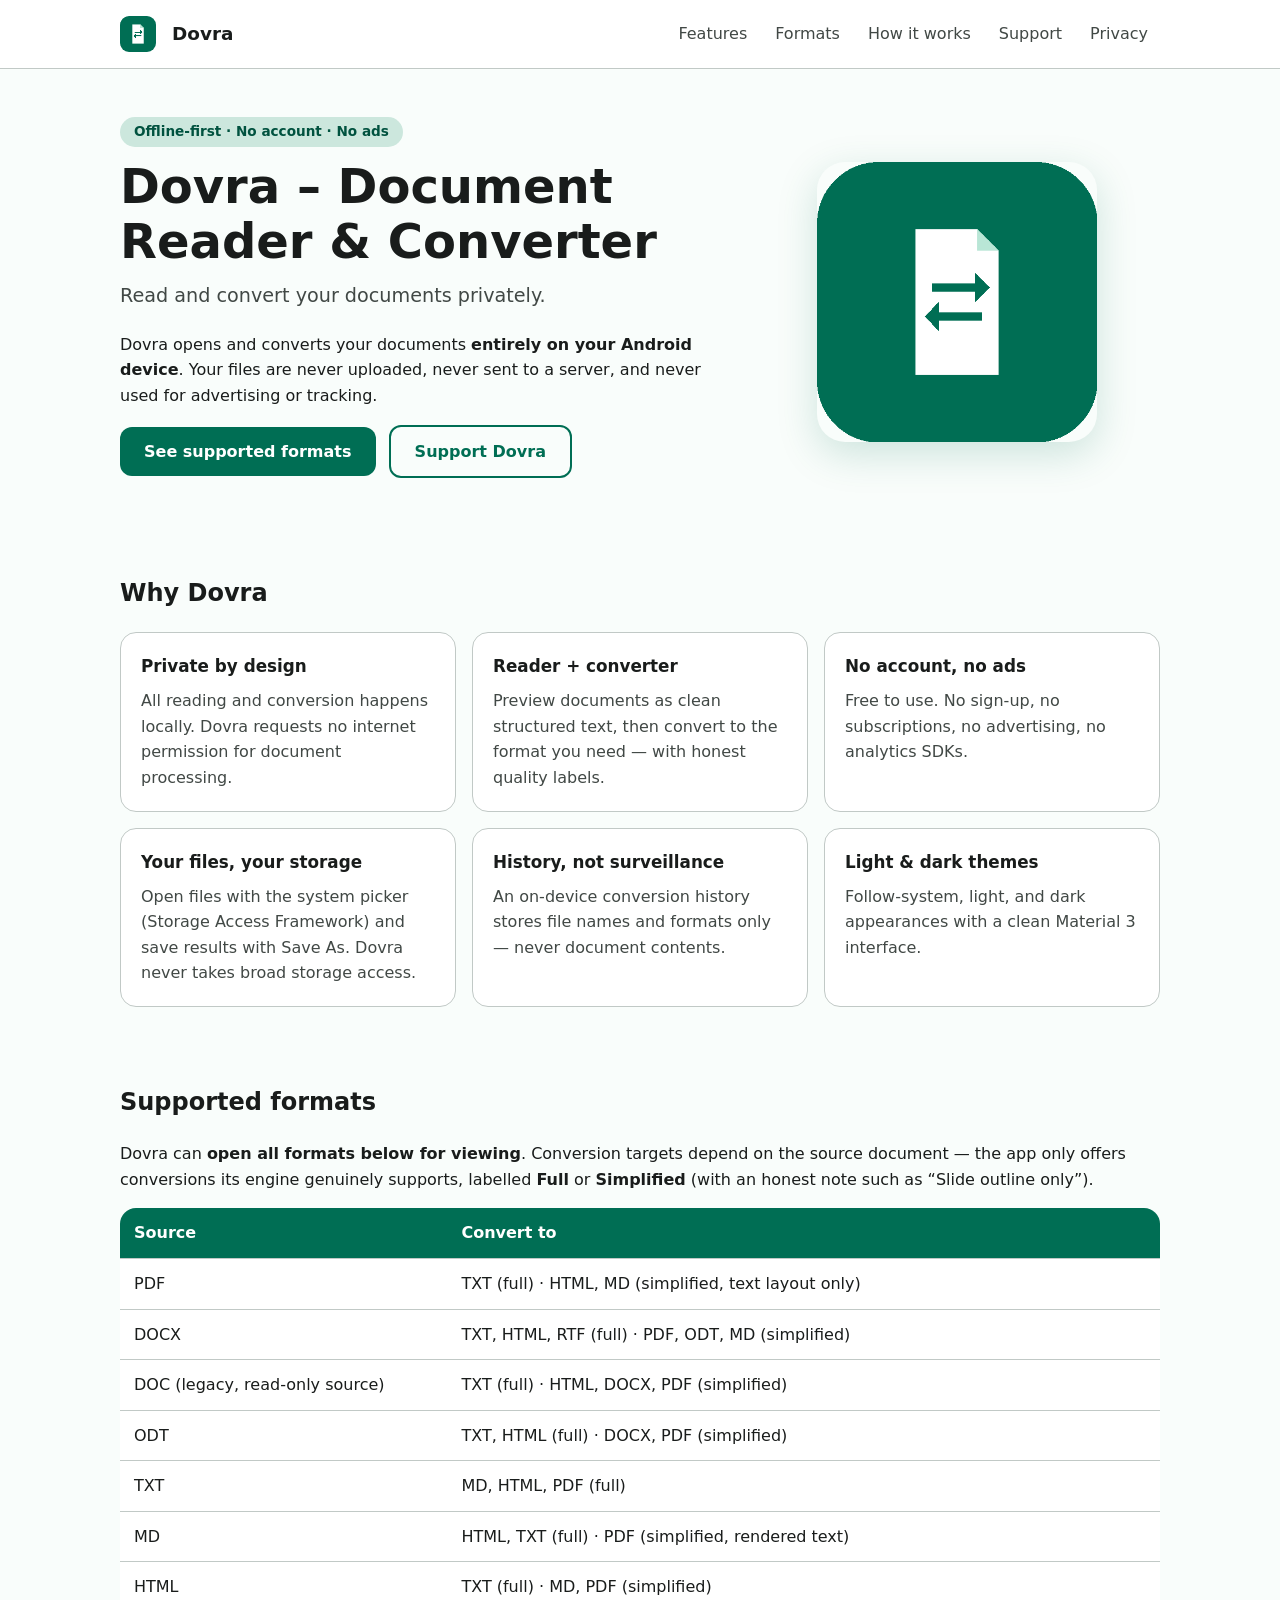
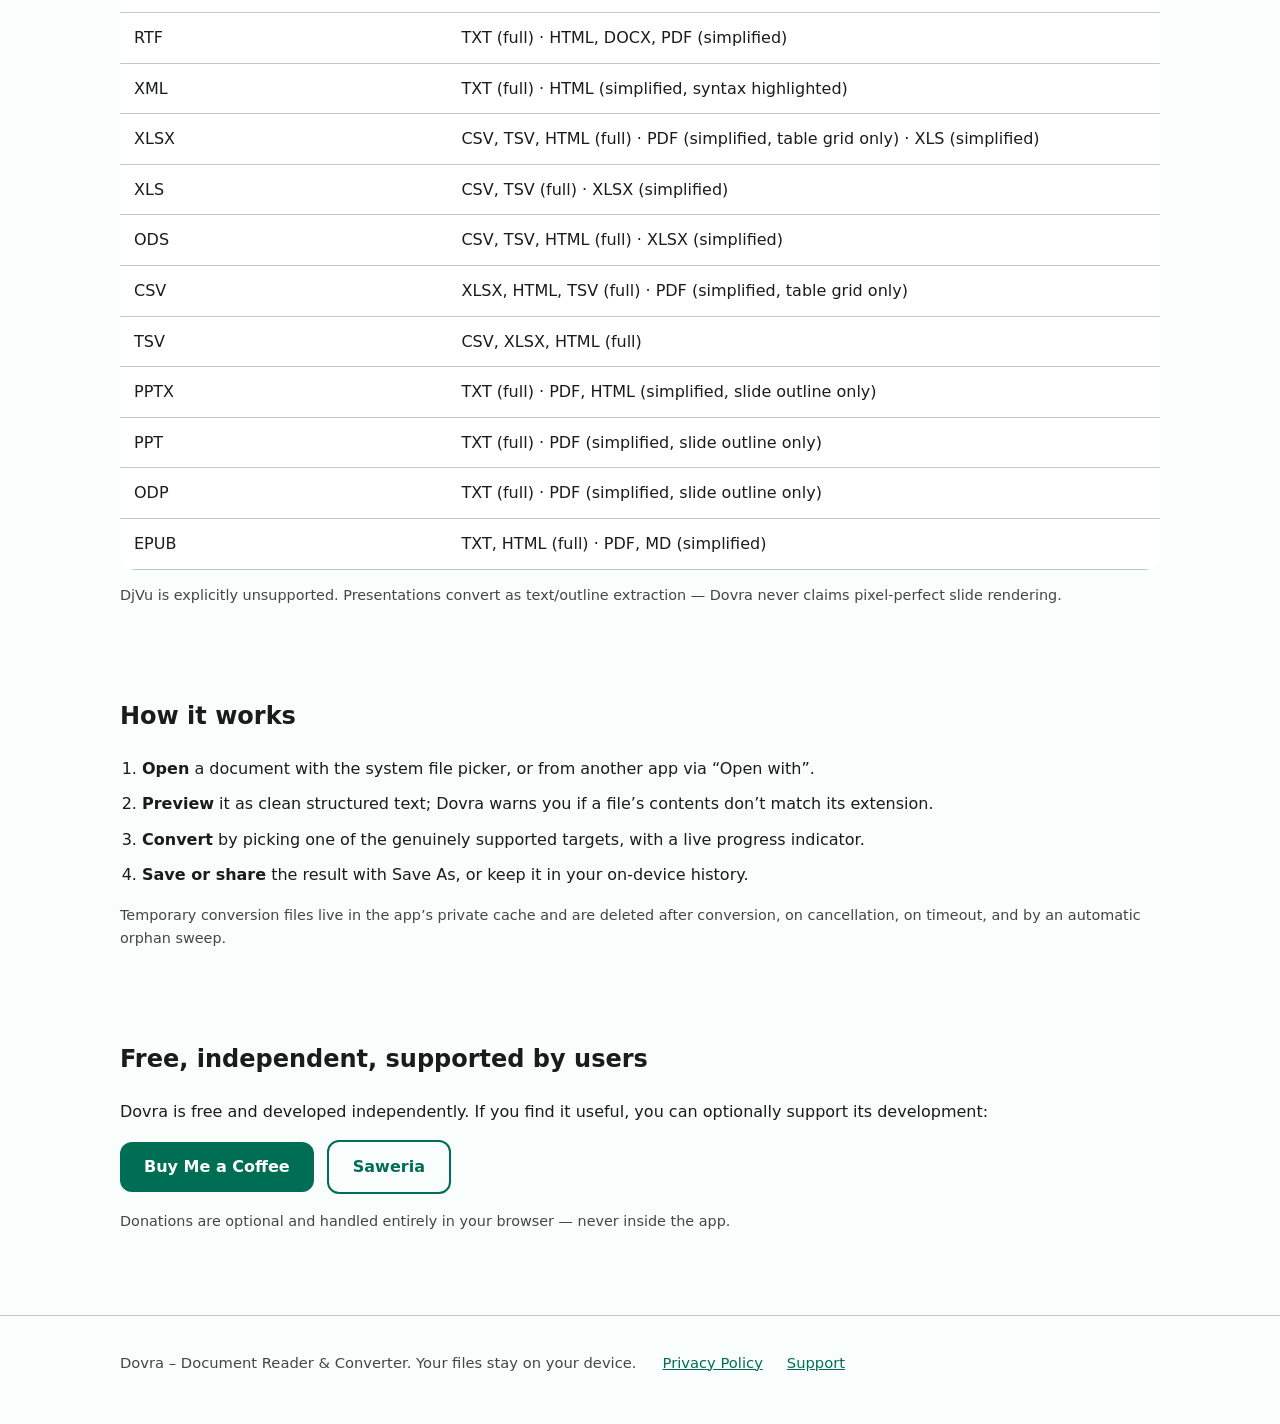
<file: website/index.html>
<!DOCTYPE html>
<html lang="en">
<head>
<meta charset="utf-8">
<meta name="viewport" content="width=device-width, initial-scale=1">
<title>Dovra – Document Reader &amp; Converter | Read and convert your documents privately</title>
<meta name="description" content="Dovra is a private, offline-first Android document reader and converter. Open and convert TXT, DOCX, PDF, spreadsheets, presentations and more — fully on your device, no account, no ads, no tracking.">
<meta property="og:title" content="Dovra – Document Reader & Converter">
<meta property="og:description" content="Read and convert your documents privately. Fully offline document processing on your Android device.">
<meta property="og:type" content="website">
<meta property="og:image" content="assets/dovra-og.png">
<link rel="icon" type="image/png" href="assets/favicon.png">
<link rel="stylesheet" href="styles/main.css">
</head>
<body>
<a class="skip" href="#main">Skip to content</a>
<header class="site">
  <div class="nav">
    <img class="logo" src="assets/favicon.png" alt="Dovra logo" width="36" height="36">
    <a class="brand" href="./">Dovra</a>
    <nav aria-label="Primary">
      <a href="#features">Features</a>
      <a href="#formats">Formats</a>
      <a href="#how">How it works</a>
      <a href="support/">Support</a>
      <a href="privacy/">Privacy</a>
    </nav>
  </div>
</header>
<main id="main">
  <div class="hero">
    <div>
      <span class="badge">Offline-first · No account · No ads</span>
      <h1>Dovra – Document Reader &amp; Converter</h1>
      <p class="tag">Read and convert your documents privately.</p>
      <p>Dovra opens and converts your documents <strong>entirely on your Android device</strong>. Your files are never uploaded, never sent to a server, and never used for advertising or tracking.</p>
      <p>
        <a class="btn" href="#formats">See supported formats</a>
        <a class="btn ghost" href="support/">Support Dovra</a>
      </p>
    </div>
    <div class="hero-art">
      <img src="assets/dovra-icon-512.png" alt="Dovra app icon: a document with conversion arrows" width="280" height="280">
    </div>
  </div>

  <section class="block" id="features" aria-labelledby="features-h">
    <h2 id="features-h">Why Dovra</h2>
    <div class="cards">
      <div class="card"><h3>Private by design</h3><p>All reading and conversion happens locally. Dovra requests no internet permission for document processing.</p></div>
      <div class="card"><h3>Reader + converter</h3><p>Preview documents as clean structured text, then convert to the format you need — with honest quality labels.</p></div>
      <div class="card"><h3>No account, no ads</h3><p>Free to use. No sign-up, no subscriptions, no advertising, no analytics SDKs.</p></div>
      <div class="card"><h3>Your files, your storage</h3><p>Open files with the system picker (Storage Access Framework) and save results with Save As. Dovra never takes broad storage access.</p></div>
      <div class="card"><h3>History, not surveillance</h3><p>An on-device conversion history stores file names and formats only — never document contents.</p></div>
      <div class="card"><h3>Light &amp; dark themes</h3><p>Follow-system, light, and dark appearances with a clean Material 3 interface.</p></div>
    </div>
  </section>

  <section class="block" id="formats" aria-labelledby="formats-h">
    <h2 id="formats-h">Supported formats</h2>
    <p>Dovra can <strong>open all formats below for viewing</strong>. Conversion targets depend on the source document — the app only offers conversions its engine genuinely supports, labelled <strong>Full</strong> or <strong>Simplified</strong> (with an honest note such as “Slide outline only”).</p>
    <table class="formats">
      <thead><tr><th scope="col">Source</th><th scope="col">Convert to</th></tr></thead>
      <tbody>
        <tr><td>PDF</td><td>TXT (full) · HTML, MD (simplified, text layout only)</td></tr>
        <tr><td>DOCX</td><td>TXT, HTML, RTF (full) · PDF, ODT, MD (simplified)</td></tr>
        <tr><td>DOC (legacy, read-only source)</td><td>TXT (full) · HTML, DOCX, PDF (simplified)</td></tr>
        <tr><td>ODT</td><td>TXT, HTML (full) · DOCX, PDF (simplified)</td></tr>
        <tr><td>TXT</td><td>MD, HTML, PDF (full)</td></tr>
        <tr><td>MD</td><td>HTML, TXT (full) · PDF (simplified, rendered text)</td></tr>
        <tr><td>HTML</td><td>TXT (full) · MD, PDF (simplified)</td></tr>
        <tr><td>RTF</td><td>TXT (full) · HTML, DOCX, PDF (simplified)</td></tr>
        <tr><td>XML</td><td>TXT (full) · HTML (simplified, syntax highlighted)</td></tr>
        <tr><td>XLSX</td><td>CSV, TSV, HTML (full) · PDF (simplified, table grid only) · XLS (simplified)</td></tr>
        <tr><td>XLS</td><td>CSV, TSV (full) · XLSX (simplified)</td></tr>
        <tr><td>ODS</td><td>CSV, TSV, HTML (full) · XLSX (simplified)</td></tr>
        <tr><td>CSV</td><td>XLSX, HTML, TSV (full) · PDF (simplified, table grid only)</td></tr>
        <tr><td>TSV</td><td>CSV, XLSX, HTML (full)</td></tr>
        <tr><td>PPTX</td><td>TXT (full) · PDF, HTML (simplified, slide outline only)</td></tr>
        <tr><td>PPT</td><td>TXT (full) · PDF (simplified, slide outline only)</td></tr>
        <tr><td>ODP</td><td>TXT (full) · PDF (simplified, slide outline only)</td></tr>
        <tr><td>EPUB</td><td>TXT, HTML (full) · PDF, MD (simplified)</td></tr>
      </tbody>
    </table>
    <p class="note">DjVu is explicitly unsupported. Presentations convert as text/outline extraction — Dovra never claims pixel-perfect slide rendering.</p>
  </section>

  <section class="block" id="how" aria-labelledby="how-h">
    <h2 id="how-h">How it works</h2>
    <ol class="steps">
      <li><strong>Open</strong> a document with the system file picker, or from another app via “Open with”.</li>
      <li><strong>Preview</strong> it as clean structured text; Dovra warns you if a file’s contents don’t match its extension.</li>
      <li><strong>Convert</strong> by picking one of the genuinely supported targets, with a live progress indicator.</li>
      <li><strong>Save or share</strong> the result with Save As, or keep it in your on-device history.</li>
    </ol>
    <p class="note">Temporary conversion files live in the app’s private cache and are deleted after conversion, on cancellation, on timeout, and by an automatic orphan sweep.</p>
  </section>

  <section class="block" id="support-cta" aria-labelledby="support-h">
    <h2 id="support-h">Free, independent, supported by users</h2>
    <p>Dovra is free and developed independently. If you find it useful, you can optionally support its development:</p>
    <p>
      <a class="btn" href="https://buymeacoffee.com/riaksupport" rel="noopener">Buy Me a Coffee</a>
      <a class="btn ghost" href="https://saweria.co/riaksupport" rel="noopener">Saweria</a>
    </p>
    <p class="note">Donations are optional and handled entirely in your browser — never inside the app.</p>
  </section>
</main>
<footer class="site">
  <div class="wrap">
    <span>Dovra – Document Reader &amp; Converter. Your files stay on your device.</span>
    <nav aria-label="Footer">
      <a href="privacy/">Privacy Policy</a>
      <a href="support/">Support</a>
    </nav>
  </div>
</footer>
</body>
</html>
</file>
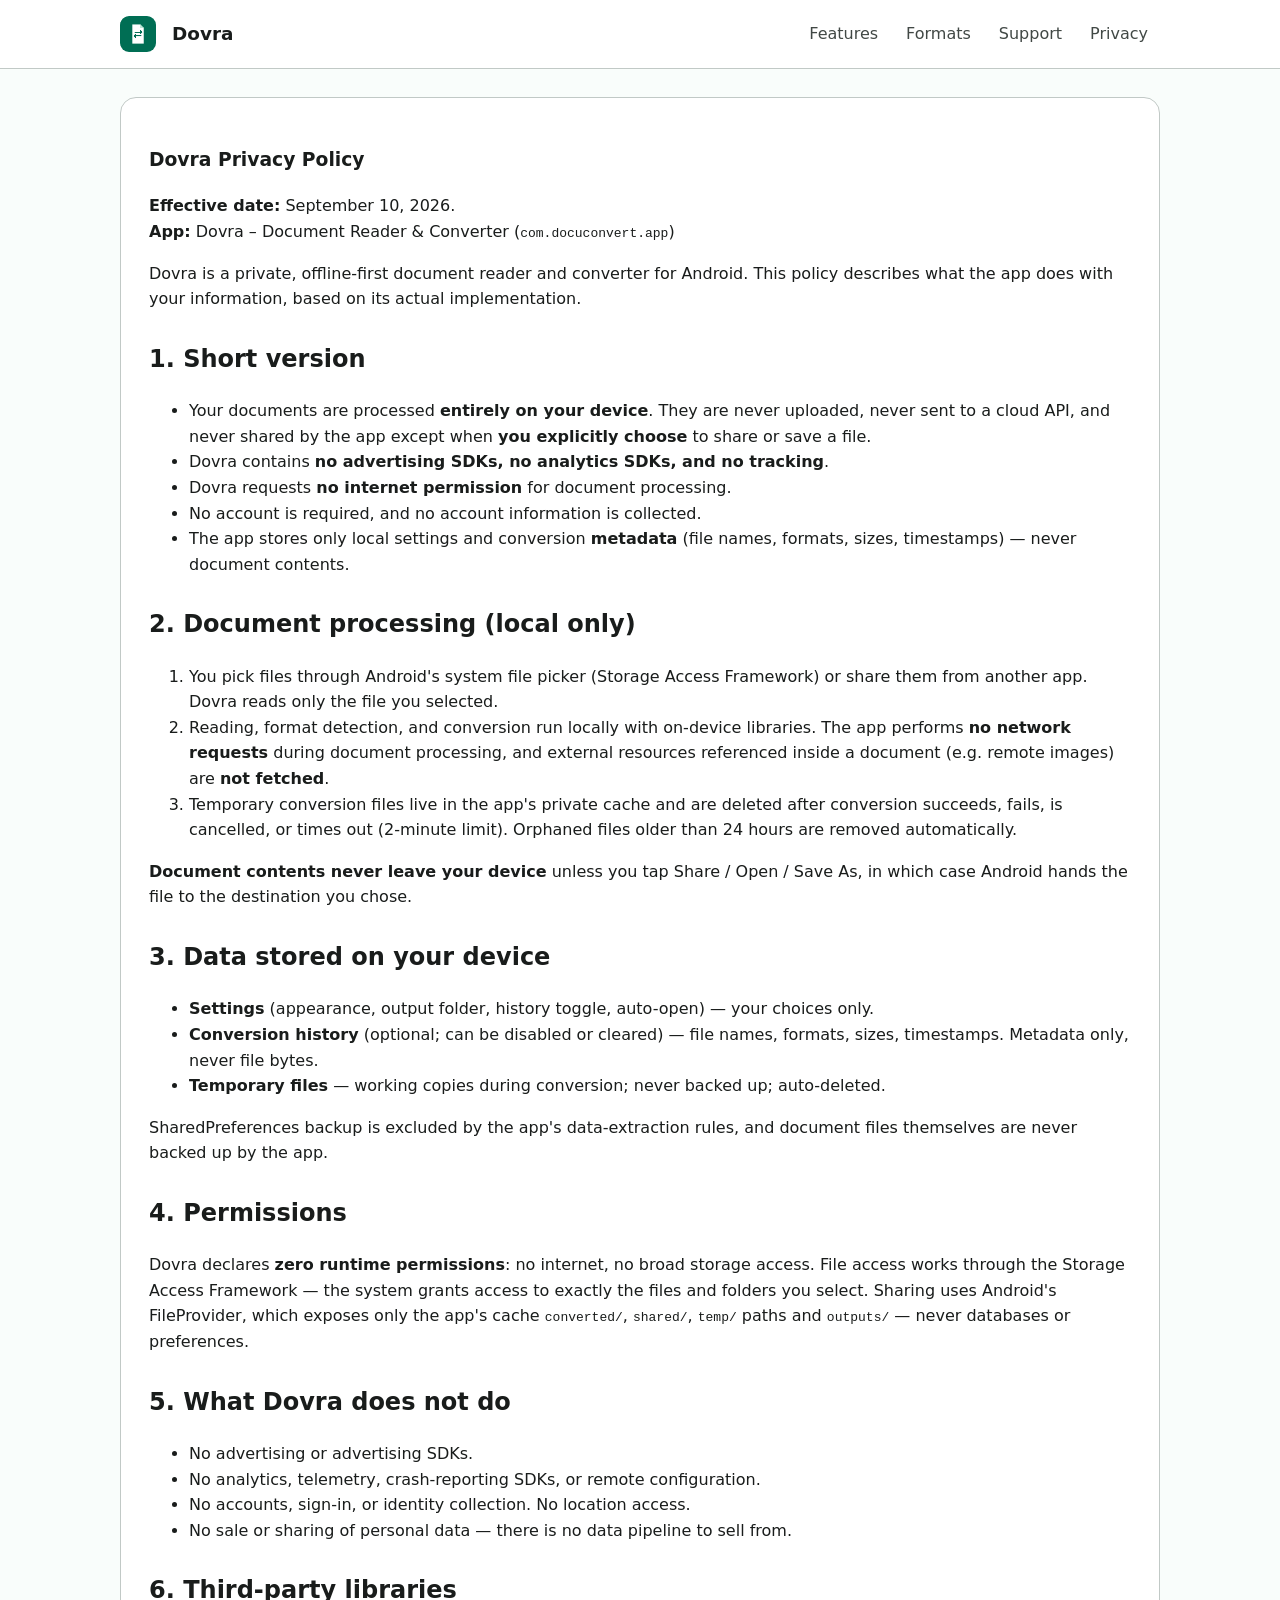
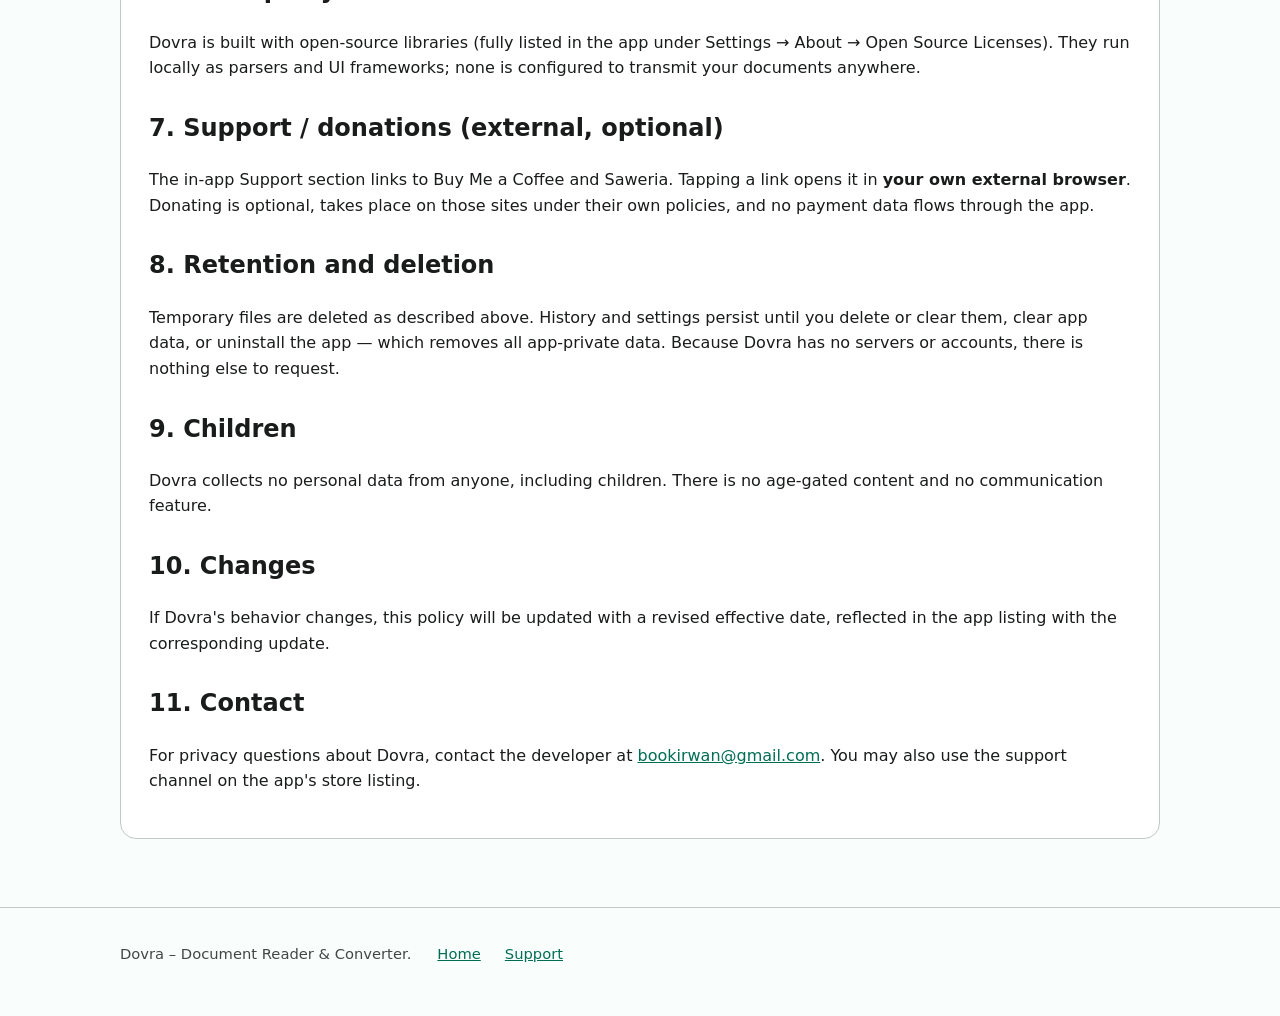
<file: website/privacy/index.html>
<!DOCTYPE html>
<html lang="en">
<head>
<meta charset="utf-8">
<meta name="viewport" content="width=device-width, initial-scale=1">
<title>Privacy Policy – Dovra</title>
<meta name="description" content="Dovra privacy policy: your documents are processed entirely on your device. No uploads, no analytics, no ads, no tracking.">
<meta property="og:title" content="Privacy Policy – Dovra">
<meta property="og:description" content="Your documents stay on your device. Read how Dovra handles (and doesn't handle) your data.">
<meta property="og:type" content="website">
<meta property="og:image" content="../assets/dovra-og.png">
<link rel="icon" type="image/png" href="../assets/favicon.png">
<link rel="stylesheet" href="../styles/main.css">
</head>
<body>
<a class="skip" href="#main">Skip to content</a>
<header class="site">
  <div class="nav">
    <img class="logo" src="../assets/favicon.png" alt="Dovra logo" width="36" height="36">
    <a class="brand" href="../">Dovra</a>
    <nav aria-label="Primary">
      <a href="../#features">Features</a>
      <a href="../#formats">Formats</a>
      <a href="../support/">Support</a>
      <a href="./">Privacy</a>
    </nav>
  </div>
</header>
<main id="main">
  <section class="block">
    <article class="policy" aria-labelledby="pp-h">
      <h1 id="pp-h">Dovra Privacy Policy</h1>
      <p><strong>Effective date:</strong> September 10, 2026.<br>
      <strong>App:</strong> Dovra – Document Reader &amp; Converter (<code>com.docuconvert.app</code>)</p>
      <p>Dovra is a private, offline-first document reader and converter for Android. This policy describes what the app does with your information, based on its actual implementation.</p>

      <h2>1. Short version</h2>
      <ul>
        <li>Your documents are processed <strong>entirely on your device</strong>. They are never uploaded, never sent to a cloud API, and never shared by the app except when <strong>you explicitly choose</strong> to share or save a file.</li>
        <li>Dovra contains <strong>no advertising SDKs, no analytics SDKs, and no tracking</strong>.</li>
        <li>Dovra requests <strong>no internet permission</strong> for document processing.</li>
        <li>No account is required, and no account information is collected.</li>
        <li>The app stores only local settings and conversion <strong>metadata</strong> (file names, formats, sizes, timestamps) — never document contents.</li>
      </ul>

      <h2>2. Document processing (local only)</h2>
      <ol>
        <li>You pick files through Android's system file picker (Storage Access Framework) or share them from another app. Dovra reads only the file you selected.</li>
        <li>Reading, format detection, and conversion run locally with on-device libraries. The app performs <strong>no network requests</strong> during document processing, and external resources referenced inside a document (e.g. remote images) are <strong>not fetched</strong>.</li>
        <li>Temporary conversion files live in the app's private cache and are deleted after conversion succeeds, fails, is cancelled, or times out (2-minute limit). Orphaned files older than 24 hours are removed automatically.</li>
      </ol>
      <p><strong>Document contents never leave your device</strong> unless you tap Share / Open / Save As, in which case Android hands the file to the destination you chose.</p>

      <h2>3. Data stored on your device</h2>
      <ul>
        <li><strong>Settings</strong> (appearance, output folder, history toggle, auto-open) — your choices only.</li>
        <li><strong>Conversion history</strong> (optional; can be disabled or cleared) — file names, formats, sizes, timestamps. Metadata only, never file bytes.</li>
        <li><strong>Temporary files</strong> — working copies during conversion; never backed up; auto-deleted.</li>
      </ul>
      <p>SharedPreferences backup is excluded by the app's data-extraction rules, and document files themselves are never backed up by the app.</p>

      <h2>4. Permissions</h2>
      <p>Dovra declares <strong>zero runtime permissions</strong>: no internet, no broad storage access. File access works through the Storage Access Framework — the system grants access to exactly the files and folders you select. Sharing uses Android's FileProvider, which exposes only the app's cache <code>converted/</code>, <code>shared/</code>, <code>temp/</code> paths and <code>outputs/</code> — never databases or preferences.</p>

      <h2>5. What Dovra does not do</h2>
      <ul>
        <li>No advertising or advertising SDKs.</li>
        <li>No analytics, telemetry, crash-reporting SDKs, or remote configuration.</li>
        <li>No accounts, sign-in, or identity collection. No location access.</li>
        <li>No sale or sharing of personal data — there is no data pipeline to sell from.</li>
      </ul>

      <h2>6. Third-party libraries</h2>
      <p>Dovra is built with open-source libraries (fully listed in the app under Settings → About → Open Source Licenses). They run locally as parsers and UI frameworks; none is configured to transmit your documents anywhere.</p>

      <h2>7. Support / donations (external, optional)</h2>
      <p>The in-app Support section links to Buy Me a Coffee and Saweria. Tapping a link opens it in <strong>your own external browser</strong>. Donating is optional, takes place on those sites under their own policies, and no payment data flows through the app.</p>

      <h2>8. Retention and deletion</h2>
      <p>Temporary files are deleted as described above. History and settings persist until you delete or clear them, clear app data, or uninstall the app — which removes all app-private data. Because Dovra has no servers or accounts, there is nothing else to request.</p>

      <h2>9. Children</h2>
      <p>Dovra collects no personal data from anyone, including children. There is no age-gated content and no communication feature.</p>

      <h2>10. Changes</h2>
      <p>If Dovra's behavior changes, this policy will be updated with a revised effective date, reflected in the app listing with the corresponding update.</p>

      <h2>11. Contact</h2>
      <p>For privacy questions about Dovra, contact the developer at <a href="mailto:bookirwan@gmail.com">bookirwan@gmail.com</a>. You may also use the support channel on the app's store listing.</p>
    </article>
  </section>
</main>
<footer class="site">
  <div class="wrap">
    <span>Dovra – Document Reader &amp; Converter.</span>
    <nav aria-label="Footer">
      <a href="../">Home</a>
      <a href="../support/">Support</a>
    </nav>
  </div>
</footer>
</body>
</html>
</file>
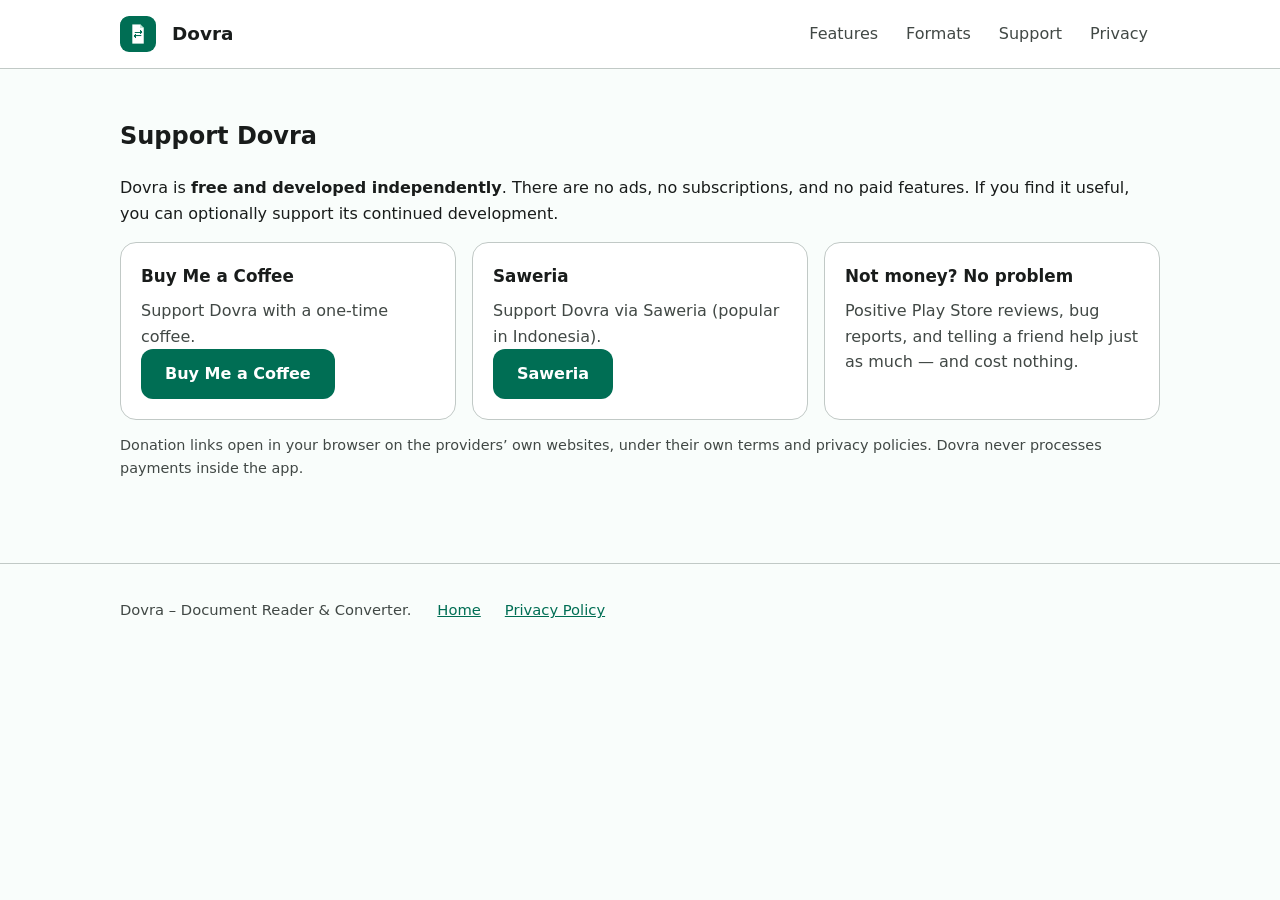
<file: website/support/index.html>
<!DOCTYPE html>
<html lang="en">
<head>
<meta charset="utf-8">
<meta name="viewport" content="width=device-width, initial-scale=1">
<title>Support Dovra – Document Reader &amp; Converter</title>
<meta name="description" content="Support Dovra, a free independent offline-first document reader and converter. Optional donations via Buy Me a Coffee or Saweria.">
<meta property="og:title" content="Support Dovra">
<meta property="og:description" content="Dovra is free and developed independently. Optional donations help support its development.">
<meta property="og:type" content="website">
<meta property="og:image" content="../assets/dovra-og.png">
<link rel="icon" type="image/png" href="../assets/favicon.png">
<link rel="stylesheet" href="../styles/main.css">
</head>
<body>
<a class="skip" href="#main">Skip to content</a>
<header class="site">
  <div class="nav">
    <img class="logo" src="../assets/favicon.png" alt="Dovra logo" width="36" height="36">
    <a class="brand" href="../">Dovra</a>
    <nav aria-label="Primary">
      <a href="../#features">Features</a>
      <a href="../#formats">Formats</a>
      <a href="./">Support</a>
      <a href="../privacy/">Privacy</a>
    </nav>
  </div>
</header>
<main id="main">
  <section class="block">
    <h1>Support Dovra</h1>
    <p>Dovra is <strong>free and developed independently</strong>. There are no ads, no subscriptions, and no paid features. If you find it useful, you can optionally support its continued development.</p>
    <div class="cards">
      <div class="card">
        <h3>Buy Me a Coffee</h3>
        <p>Support Dovra with a one-time coffee.</p>
        <p><a class="btn" href="https://buymeacoffee.com/riaksupport" rel="noopener">Buy Me a Coffee</a></p>
      </div>
      <div class="card">
        <h3>Saweria</h3>
        <p>Support Dovra via Saweria (popular in Indonesia).</p>
        <p><a class="btn" href="https://saweria.co/riaksupport" rel="noopener">Saweria</a></p>
      </div>
      <div class="card">
        <h3>Not money? No problem</h3>
        <p>Positive Play Store reviews, bug reports, and telling a friend help just as much — and cost nothing.</p>
      </div>
    </div>
    <p class="note">Donation links open in your browser on the providers’ own websites, under their own terms and privacy policies. Dovra never processes payments inside the app.</p>
  </section>
</main>
<footer class="site">
  <div class="wrap">
    <span>Dovra – Document Reader &amp; Converter.</span>
    <nav aria-label="Footer">
      <a href="../">Home</a>
      <a href="../privacy/">Privacy Policy</a>
    </nav>
  </div>
</footer>
</body>
</html>
</file>
<file: website/styles/main.css>
:root {
  --green: #006e54;
  --green-dark: #00523f;
  --green-soft: #cce7dd;
  --bg: #f9fdfb;
  --surface: #ffffff;
  --ink: #191c1b;
  --ink-soft: #414845;
  --line: #c1c9c6;
  --radius: 16px;
  --max: 1080px;
}
* { box-sizing: border-box; }
html { scroll-behavior: smooth; }
body {
  margin: 0;
  font-family: system-ui, -apple-system, "Segoe UI", Roboto, sans-serif;
  background: var(--bg);
  color: var(--ink);
  line-height: 1.6;
}
a { color: var(--green); }
.wrap { max-width: var(--max); margin: 0 auto; padding: 0 20px; }
header.site {
  background: var(--surface);
  border-bottom: 1px solid var(--line);
  position: sticky; top: 0; z-index: 10;
}
.nav { display: flex; align-items: center; gap: 16px; padding: 12px 20px; max-width: var(--max); margin: 0 auto; }
.nav img.logo { width: 36px; height: 36px; border-radius: 9px; }
.nav .brand { font-weight: 700; font-size: 1.15rem; color: var(--ink); text-decoration: none; }
.nav nav { margin-left: auto; display: flex; gap: 4px; flex-wrap: wrap; }
.nav nav a { text-decoration: none; color: var(--ink-soft); padding: 8px 12px; border-radius: 8px; min-height: 44px; display: inline-flex; align-items: center; }
.nav nav a:hover, .nav nav a:focus-visible { background: var(--green-soft); color: var(--ink); }
.hero { display: grid; grid-template-columns: 1fr; gap: 24px; padding: 48px 20px 32px; max-width: var(--max); margin: 0 auto; }
@media (min-width: 820px) { .hero { grid-template-columns: 1.2fr .8fr; align-items: center; } }
.hero h1 { font-size: clamp(2rem, 5vw, 3rem); line-height: 1.15; margin: 0 0 12px; }
.hero p.tag { font-size: 1.2rem; color: var(--ink-soft); margin: 0 0 20px; }
.badge {
  display: inline-block; background: var(--green-soft); color: var(--green-dark);
  font-size: .85rem; font-weight: 600; border-radius: 999px; padding: 4px 14px; margin-bottom: 12px;
}
.btn {
  display: inline-block; background: var(--green); color: #fff; text-decoration: none;
  padding: 12px 24px; border-radius: 12px; font-weight: 600; min-height: 48px;
}
.btn:hover, .btn:focus-visible { background: var(--green-dark); }
.btn.ghost { background: transparent; color: var(--green); border: 2px solid var(--green); margin-left: 8px; }
.hero-art { text-align: center; }
.hero-art img { max-width: 280px; width: 70%; height: auto; border-radius: 28px; box-shadow: 0 12px 40px rgba(0,110,84,.18); }
section.block { padding: 28px 20px; max-width: var(--max); margin: 0 auto; }
.cards { display: grid; grid-template-columns: 1fr; gap: 16px; }
@media (min-width: 700px) { .cards { grid-template-columns: repeat(3, 1fr); } }
.card { background: var(--surface); border: 1px solid var(--line); border-radius: var(--radius); padding: 20px; }
.card h3 { margin: 0 0 8px; font-size: 1.05rem; }
.card p { margin: 0; color: var(--ink-soft); }
table.formats { width: 100%; border-collapse: collapse; background: var(--surface); border-radius: var(--radius); overflow: hidden; }
table.formats th, table.formats td { text-align: left; padding: 12px 14px; border-bottom: 1px solid var(--line); vertical-align: top; }
table.formats th { background: var(--green); color: #fff; }
.note { font-size: .9rem; color: var(--ink-soft); }
ol.steps { padding-left: 22px; }
ol.steps li { margin-bottom: 10px; }
footer.site { border-top: 1px solid var(--line); margin-top: 40px; padding: 24px 20px 40px; color: var(--ink-soft); font-size: .92rem; }
footer.site .wrap { display: flex; gap: 16px; flex-wrap: wrap; align-items: center; }
footer.site nav { display: flex; gap: 4px; flex-wrap: wrap; }
footer.site nav a { padding: 8px 10px; min-height: 44px; display: inline-flex; align-items: center; }
main article.policy { background: var(--surface); border: 1px solid var(--line); border-radius: var(--radius); padding: 28px; }
main article.policy h2 { margin-top: 28px; }
.skip { position: absolute; left: -9999px; }
.skip:focus { left: 12px; top: 12px; background: #fff; padding: 8px 14px; z-index: 99; border-radius: 8px; }
</file>
